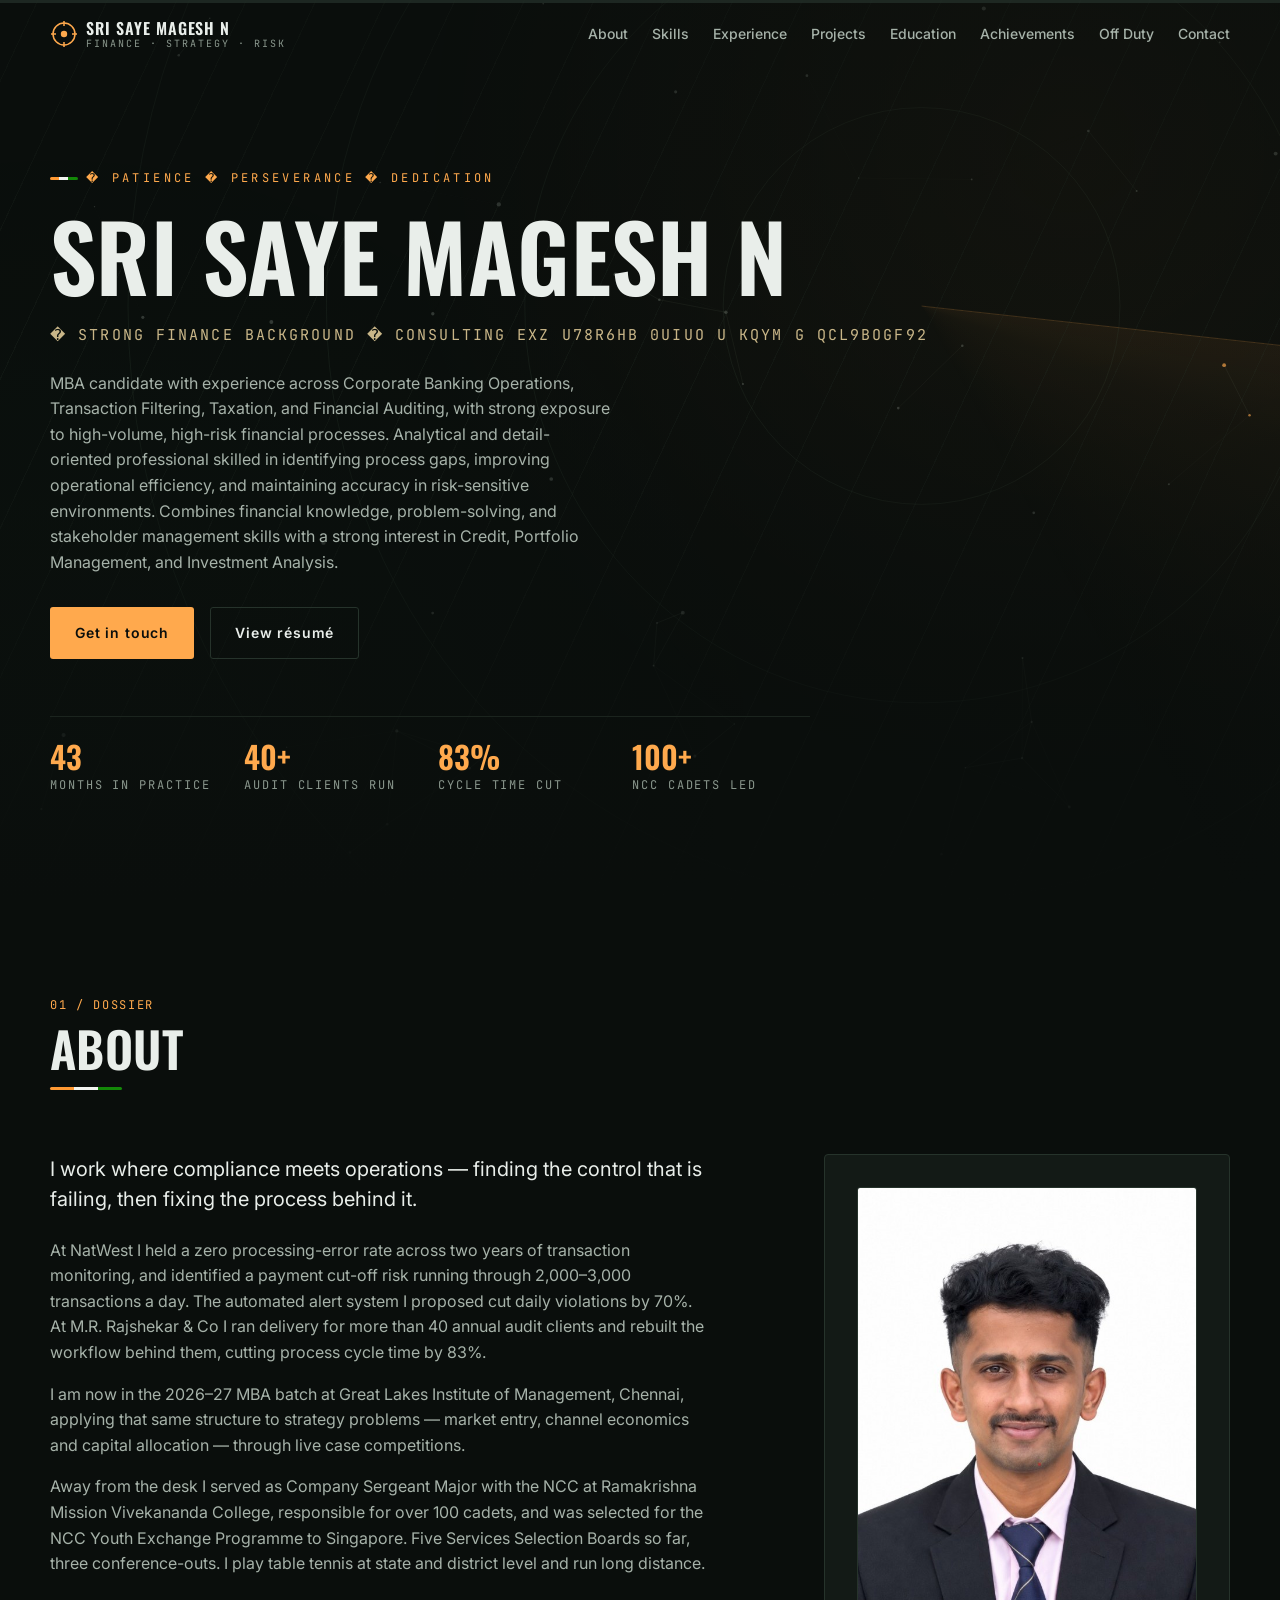
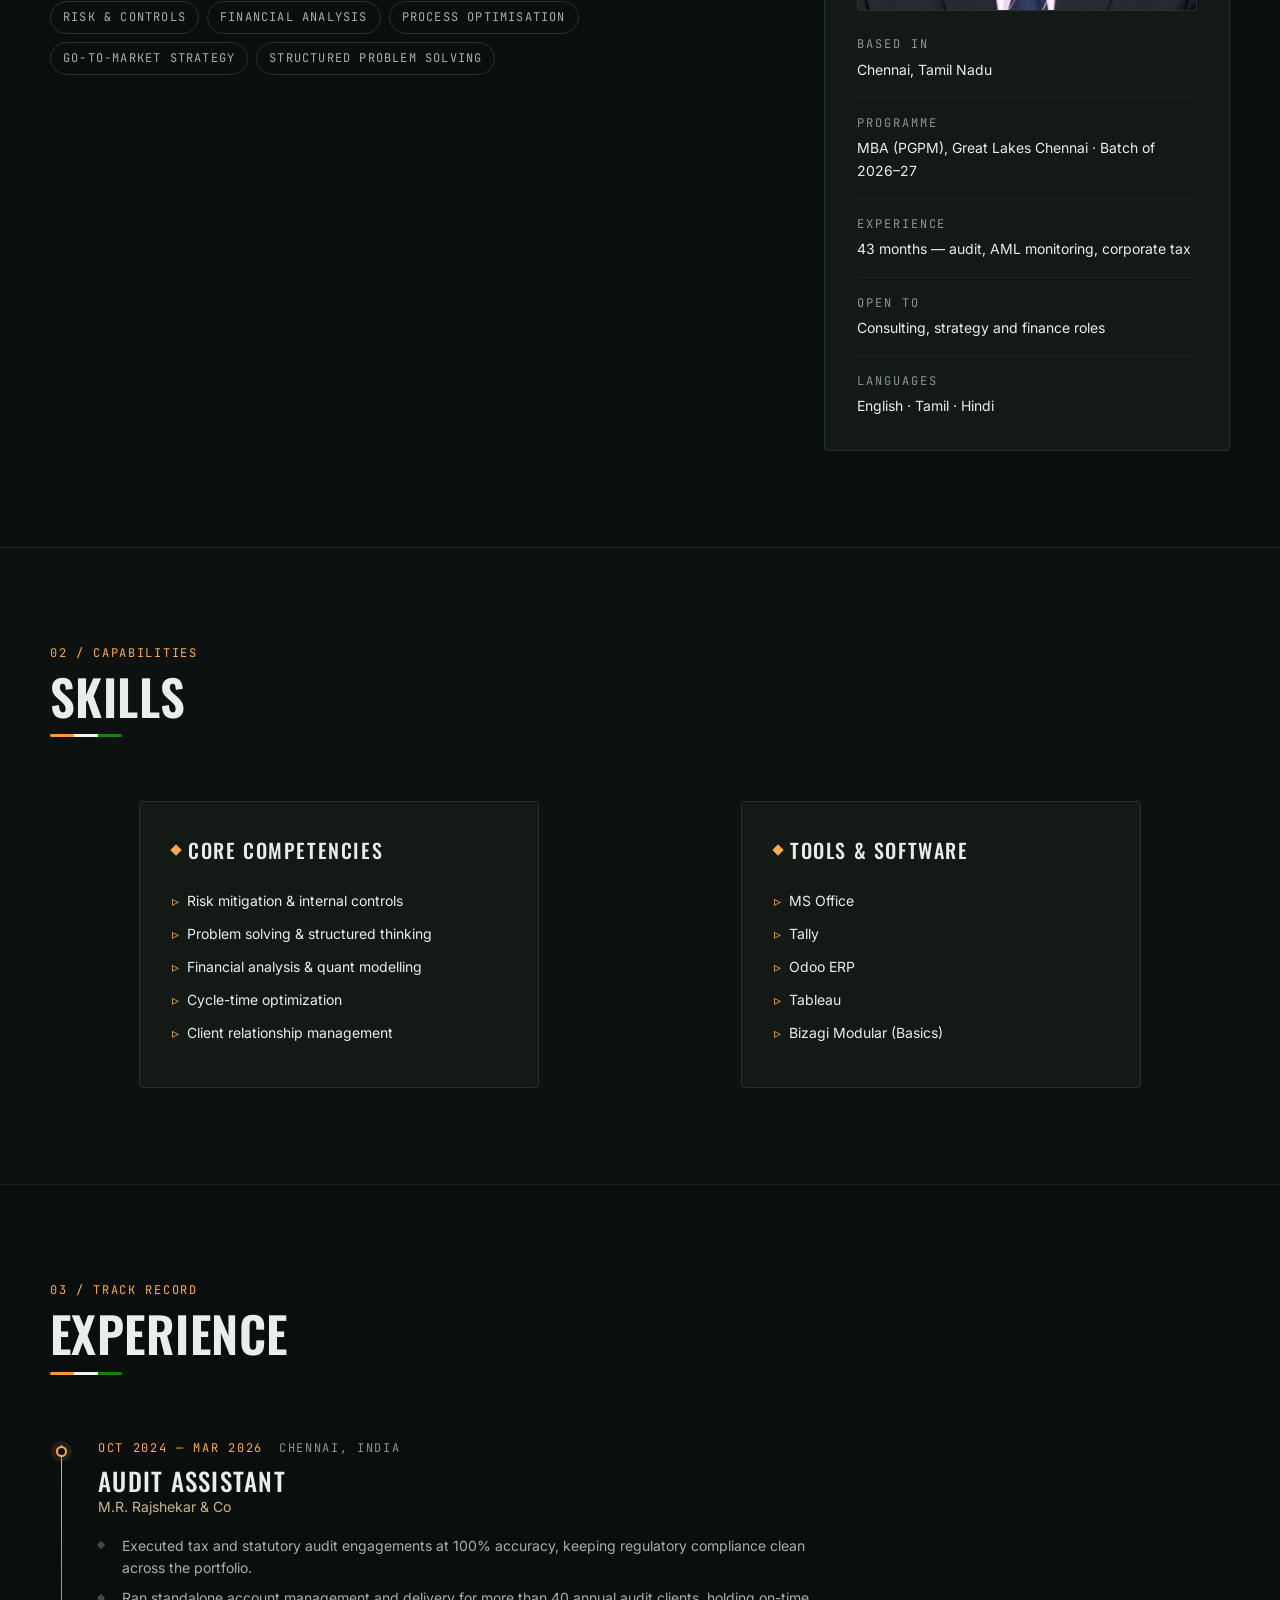
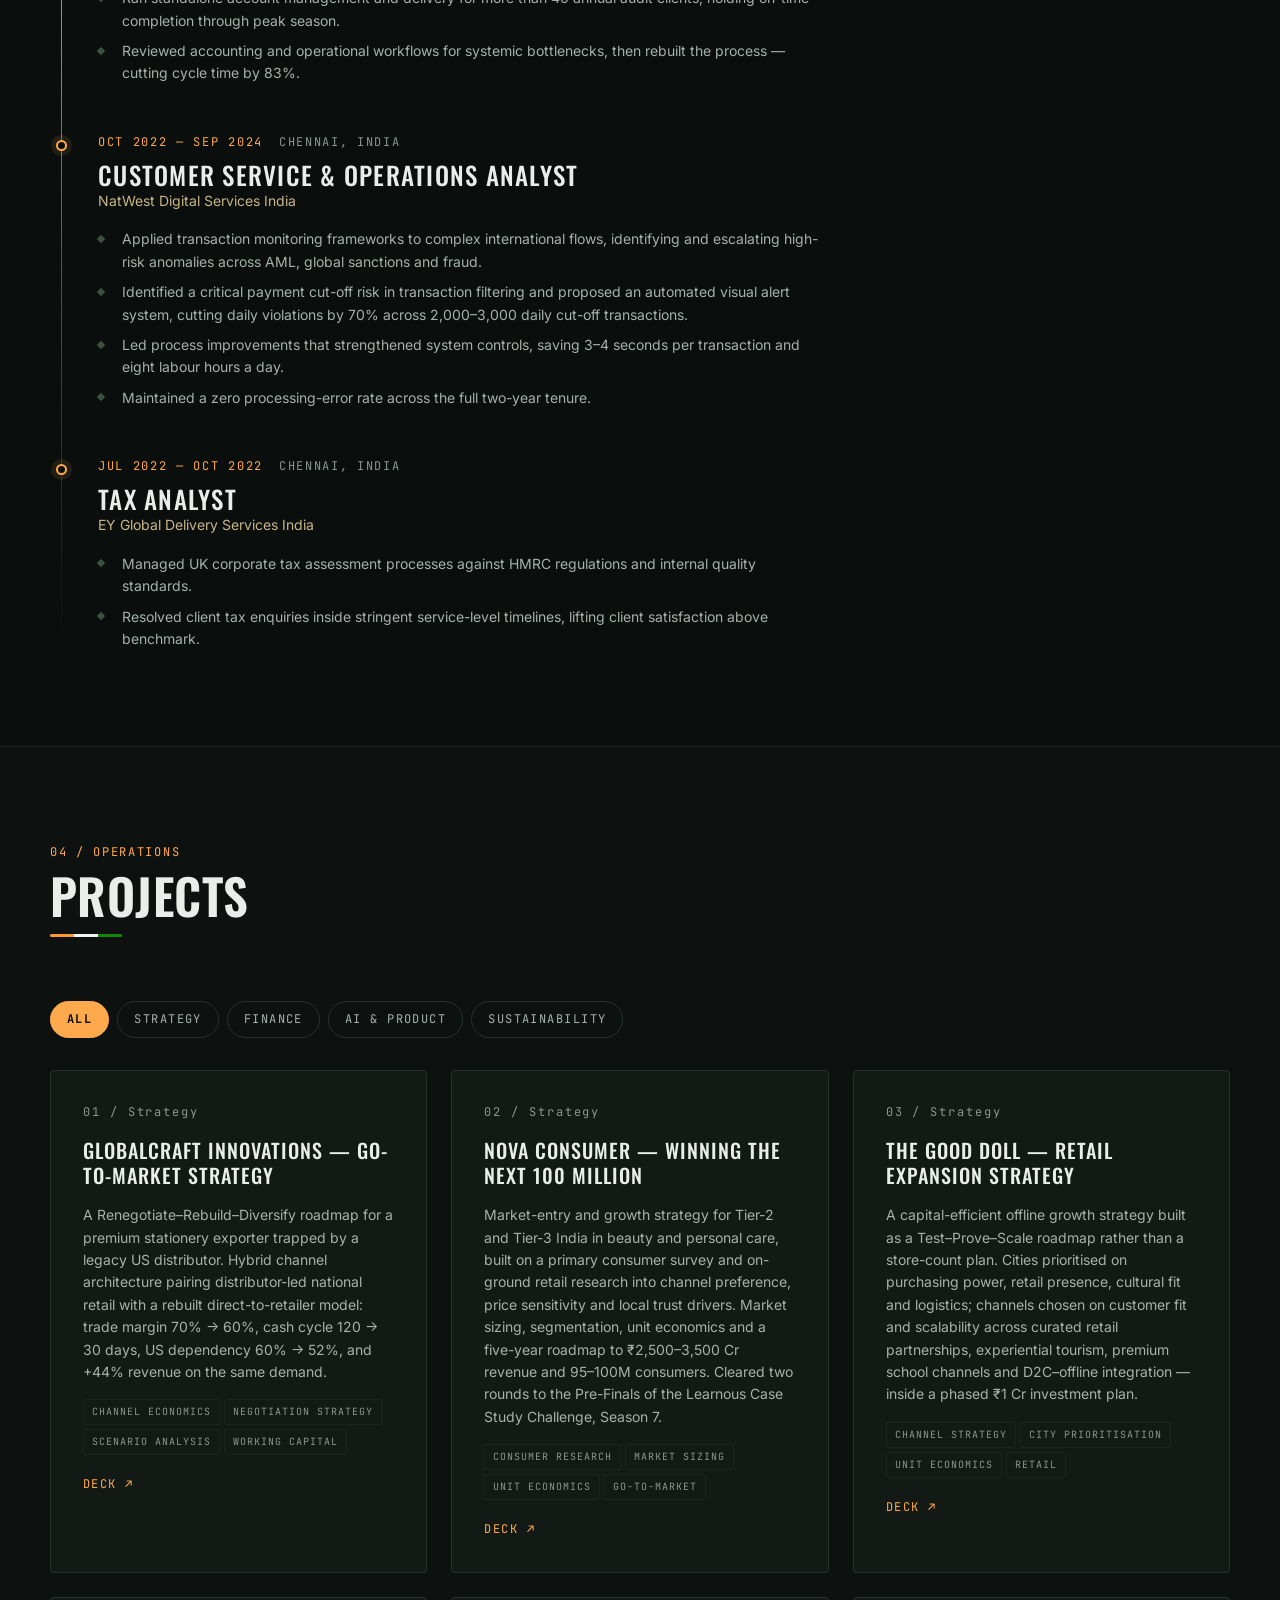
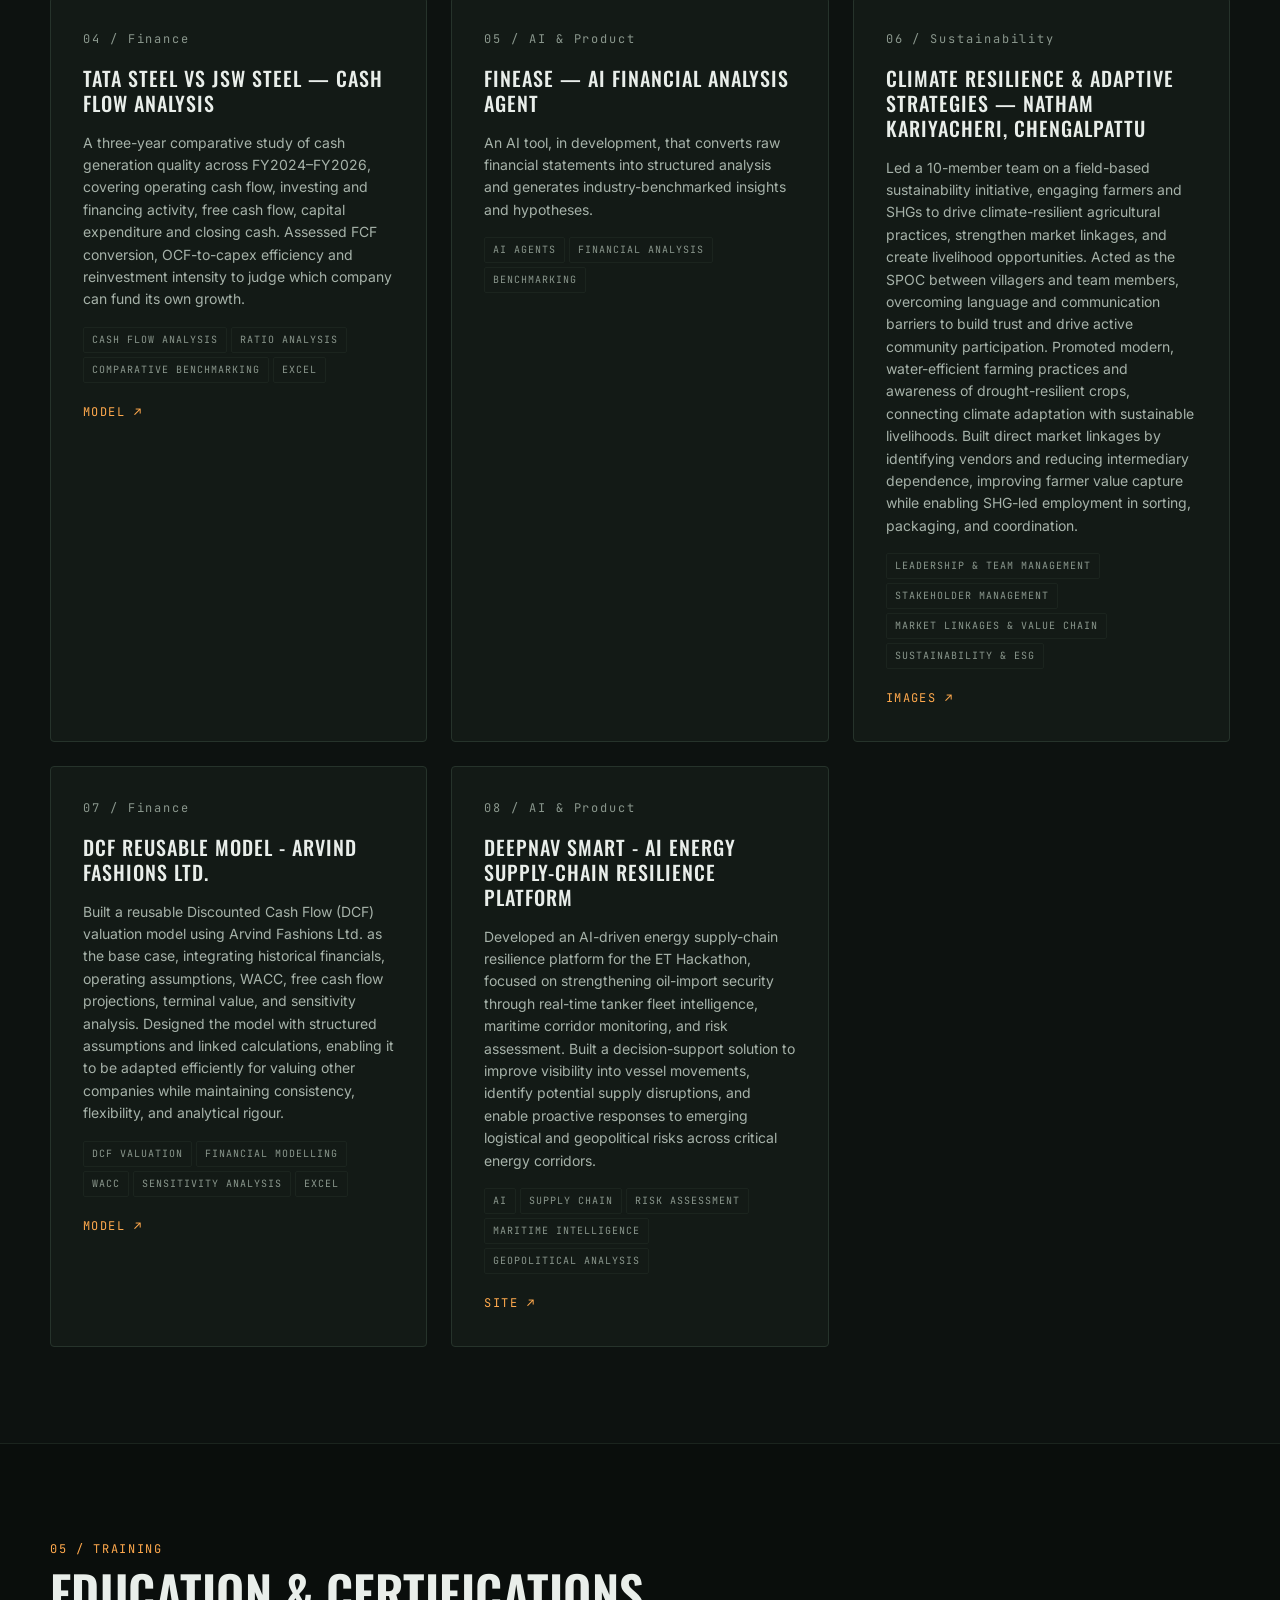
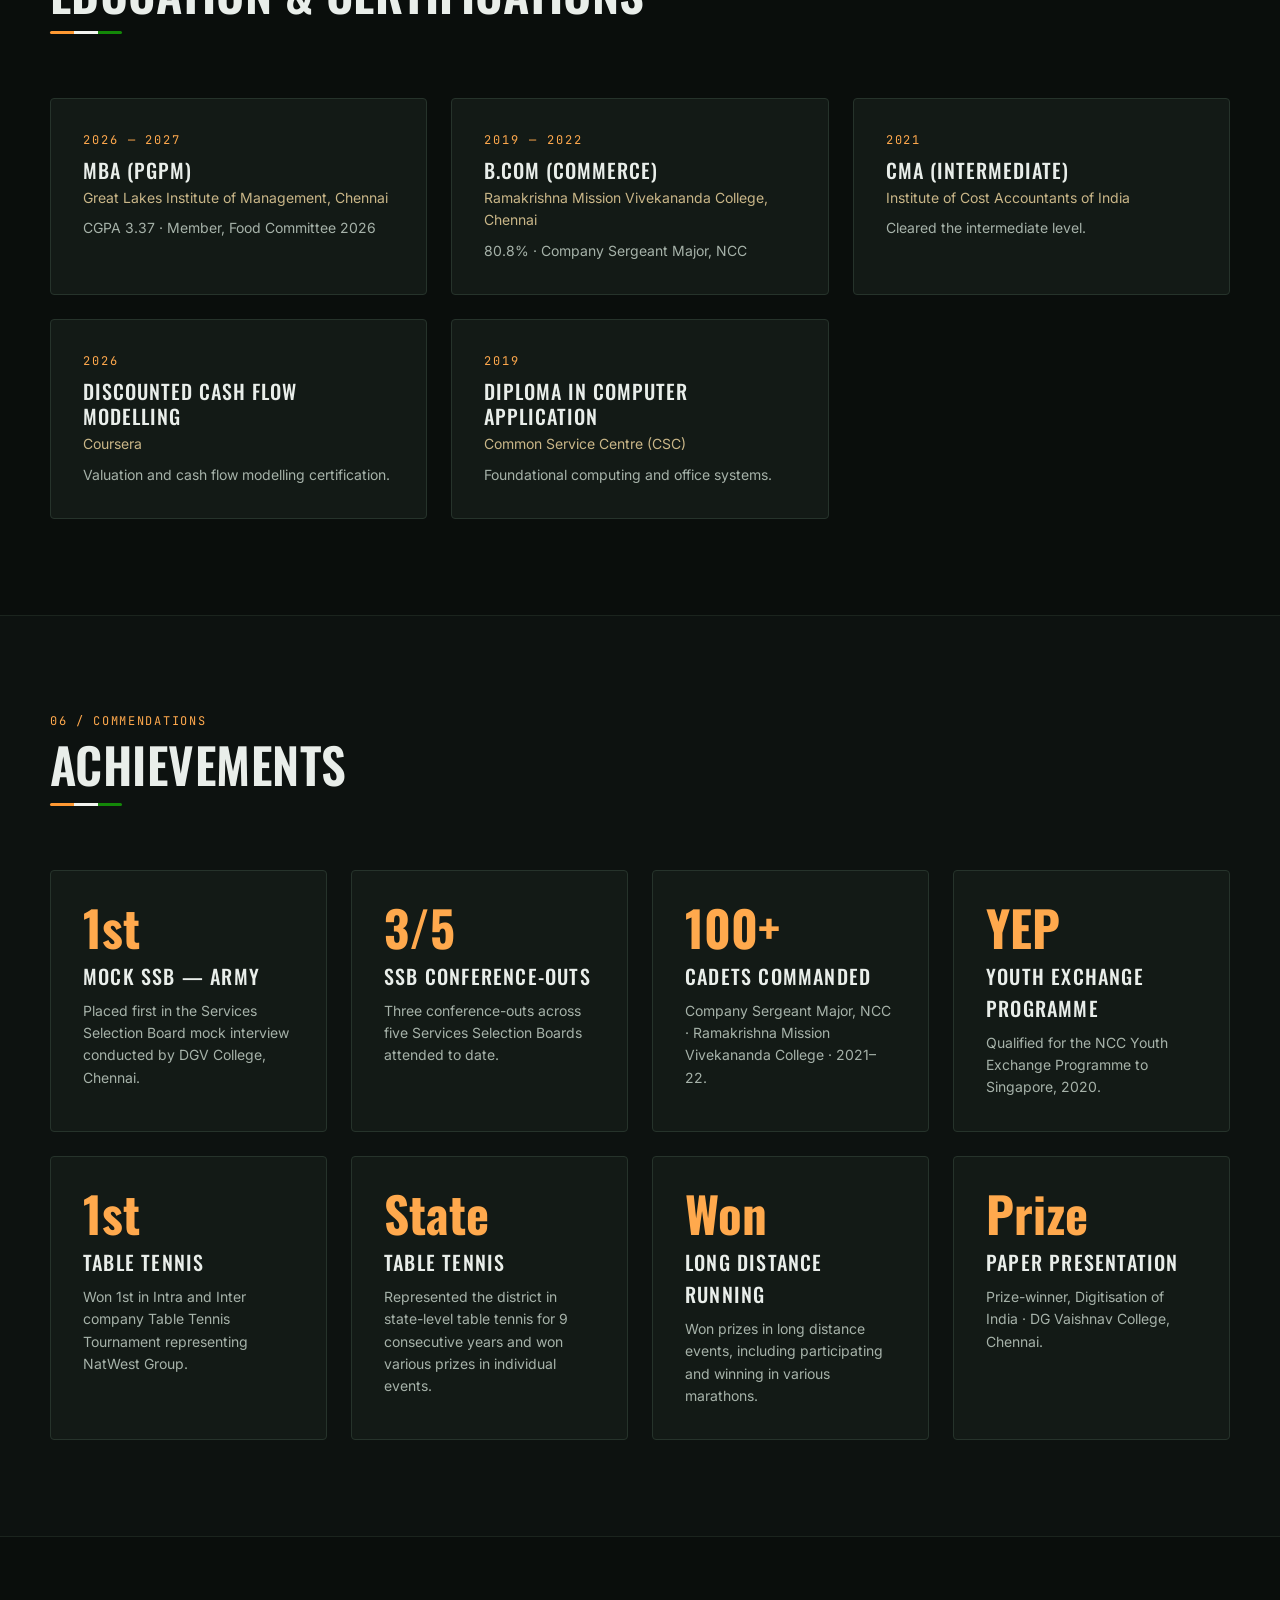
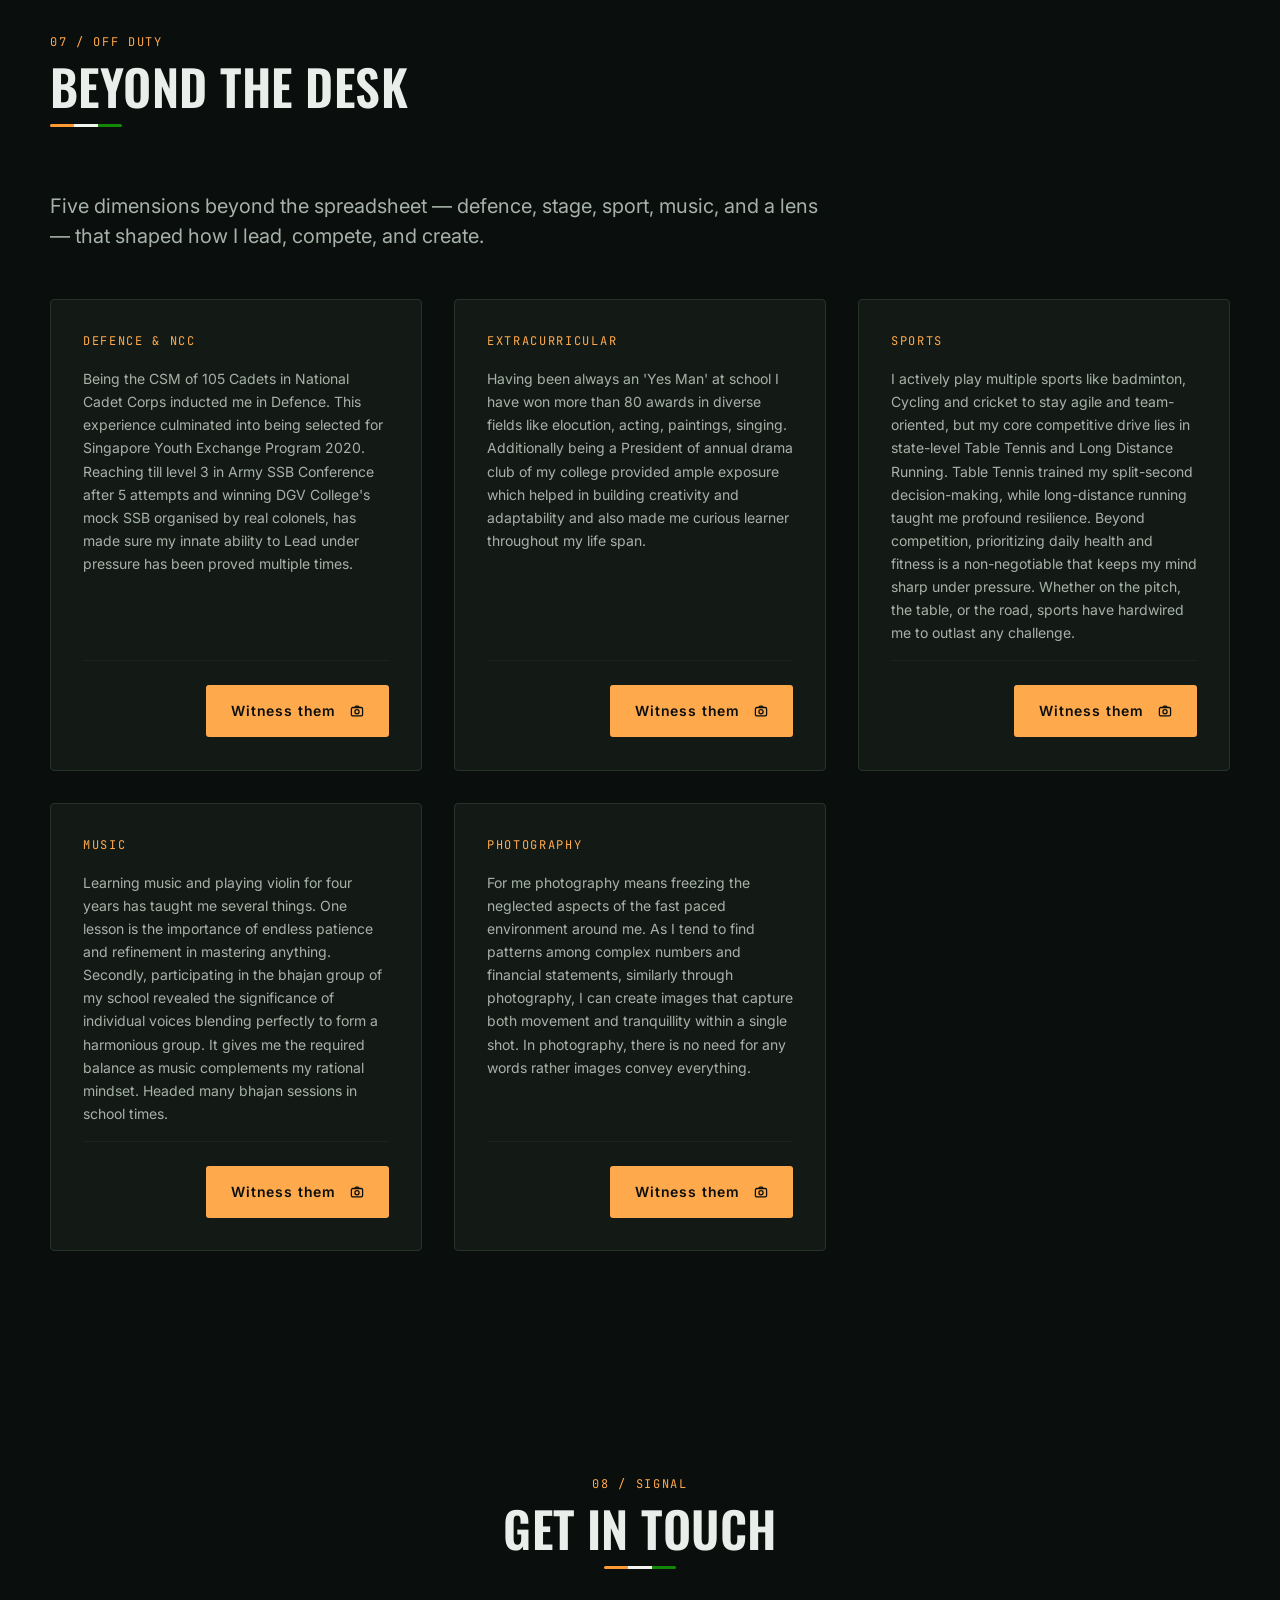
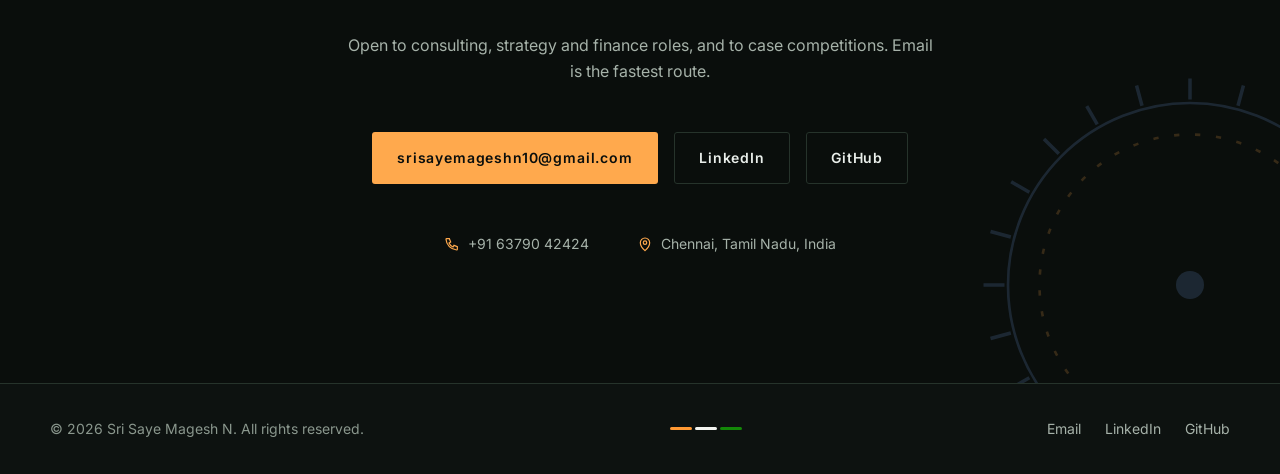
<file: index.html>
﻿<!doctype html>
<html lang="en-IN">
<head>
<meta charset="utf-8">
<meta name="viewport" content="width=device-width, initial-scale=1, viewport-fit=cover">
<title>Sri Saye Magesh N — Portfolio</title>
<meta name="description" content="Sri Saye Magesh N — MBA candidate at Great Lakes Chennai. Forty-three months in audit, AML transaction monitoring and corporate tax; strategy, risk and process optimisation.">
<meta name="theme-color" content="#0A0E0C">
<meta name="color-scheme" content="dark">
<meta property="og:type" content="website">
<meta property="og:title" content="Sri Saye Magesh N — Portfolio">
<meta property="og:description" content="MBA candidate · Finance &amp; Strategy · Risk &amp; Compliance. Chennai, India.">
<meta name="twitter:card" content="summary_large_image">
<link rel="icon" href="data:image/svg+xml,%3Csvg xmlns='http://www.w3.org/2000/svg' viewBox='0 0 32 32'%3E%3Crect width='32' height='32' rx='6' fill='%230A0E0C'/%3E%3Ccircle cx='16' cy='16' r='9' fill='none' stroke='%23FFA94D' stroke-width='2'/%3E%3Ccircle cx='16' cy='16' r='3' fill='%232E9E5B'/%3E%3C/svg%3E">
<link rel="preconnect" href="https://fonts.googleapis.com">
<link rel="preconnect" href="https://fonts.gstatic.com" crossorigin>
<link href="https://fonts.googleapis.com/css2?family=Oswald:wght@400;500;600;700&family=Inter:wght@400;500;600;700&family=JetBrains+Mono:wght@400;500;700&display=swap" rel="stylesheet">
<link rel="stylesheet" href="assets/css/styles.css">
</head>
<body>

<!-- ══ BOOT SEQUENCE ══ -->
<div class="boot" id="boot" role="status" aria-label="Loading">
  <div class="boot__inner">
    <svg class="boot__dial" viewBox="0 0 120 120" aria-hidden="true">
      <circle class="boot__ring" cx="60" cy="60" r="46"/>
      <circle class="boot__ring boot__ring--in" cx="60" cy="60" r="34"/>
      <g class="boot__ticks" id="bootTicks"></g>
      <circle class="boot__core" cx="60" cy="60" r="5"/>
    </svg>
    <p class="boot__label" id="bootLabel">INITIALISING</p>
    <div class="boot__bar"><span id="bootBar"></span></div>
  </div>
</div>

<!-- ══ CURSOR RETICLE ══ -->
<div class="reticle" id="reticle" aria-hidden="true">
  <span class="reticle__ring"></span>
  <span class="reticle__dot"></span>
</div>

<!-- ══ SCROLL PROGRESS (tricolour) ══ -->
<div class="railtrack" aria-hidden="true"><div class="railtrack__fill" id="railFill"></div></div>

<a class="skiplink" href="#main">Skip to content</a>

<!-- ══ NAVIGATION ══ -->
<header class="nav" id="nav">
  <div class="nav__wrap">
    <a class="brand" href="#home" aria-label="Home">
      <span class="brand__mark" aria-hidden="true">
        <svg viewBox="0 0 28 28"><circle cx="14" cy="14" r="11" fill="none" stroke="currentColor" stroke-width="1.5"/><circle cx="14" cy="14" r="3.2" fill="currentColor"/><path d="M14 1v5M14 22v5M1 14h5M22 14h5" stroke="currentColor" stroke-width="1.5"/></svg>
      </span>
      <span class="brand__text">
        <strong id="brandName">Sri Saye Magesh N</strong>
        <em class="mono" id="brandRole">Portfolio</em>
      </span>
    </a>

    <nav class="nav__links" id="navLinks" aria-label="Primary">
      <a href="#about">About</a>
      <a href="#skills">Skills</a>
      <a href="#experience">Experience</a>
      <a href="#projects">Projects</a>
      <a href="#education">Education</a>
      <a href="#achievements">Achievements</a>
      <a href="#offduty">Off Duty</a>
      <a href="#contact">Contact</a>
    </nav>

    <button class="burger" id="burger" aria-label="Open menu" aria-expanded="false" aria-controls="navLinks">
      <span></span><span></span><span></span>
    </button>
  </div>
</header>

<main id="main">

<!-- ══ 00 · HERO ══ -->
<section class="hero" id="home">
  <canvas class="hero__canvas" id="radar" aria-hidden="true"></canvas>
  <div class="hero__topo" aria-hidden="true"></div>
  <div class="hero__scrim" aria-hidden="true"></div>

  <div class="hero__inner wrap">
    <p class="kicker" data-parallax="0.18"><span class="kicker__tri" aria-hidden="true"></span><span id="heroKicker">Discipline · Precision · Country</span></p>
    <h1 class="hero__name" data-parallax="0.10"><span id="heroName">Sri Saye Magesh N</span></h1>
    <p class="hero__role" data-parallax="0.06"><span id="heroRole" data-scramble>Professional Title</span></p>
    <p class="hero__blurb" id="heroBlurb" data-parallax="0.04">One-line positioning statement goes here.</p>

    <div class="hero__cta" data-parallax="0.02">
      <a class="btn btn--solid magnet" href="#contact">Get in touch</a>
      <a class="btn btn--ghost magnet" id="heroResume" href="#" target="_blank" rel="noopener">View résumé</a>
    </div>

    <dl class="hero__stats" id="heroStats"></dl>
  </div>
</section>

<!-- ══ 01 · ABOUT ══ -->
<section class="section" id="about">
  <div class="wrap">
    <header class="shead reveal">
      <p class="shead__kick mono">01 / DOSSIER</p>
      <h2 class="shead__title">About</h2>
      <span class="shead__rule" aria-hidden="true"></span>
    </header>

    <div class="about">
      <div class="about__body reveal">
        <div id="aboutText"></div>
        <ul class="taglist" id="aboutTags"></ul>
      </div>

      <aside class="card card--hud about__card reveal" aria-label="Profile summary">
        <div class="hud__corner hud__corner--tl" aria-hidden="true"></div>
        <div class="hud__corner hud__corner--tr" aria-hidden="true"></div>
        <div class="hud__corner hud__corner--bl" aria-hidden="true"></div>
        <div class="hud__corner hud__corner--br" aria-hidden="true"></div>
        <div class="about__portrait" id="aboutPortrait">
          <span class="mono">PHOTO</span>
        </div>
        <dl class="datalist" id="aboutFacts"></dl>
      </aside>
    </div>
  </div>
</section>

<!-- ══ 02 · SKILLS ══ -->
<section class="section section--alt" id="skills">
  <div class="wrap">
    <header class="shead reveal">
      <p class="shead__kick mono">02 / CAPABILITIES</p>
      <h2 class="shead__title">Skills</h2>
      <span class="shead__rule" aria-hidden="true"></span>
    </header>
    <div class="skills" id="skillsGrid"></div>
  </div>
</section>

<!-- ══ 03 · EXPERIENCE ══ -->
<section class="section" id="experience">
  <div class="wrap">
    <header class="shead reveal">
      <p class="shead__kick mono">03 / TRACK RECORD</p>
      <h2 class="shead__title">Experience</h2>
      <span class="shead__rule" aria-hidden="true"></span>
    </header>
    <ol class="timeline" id="timeline"></ol>
  </div>
</section>

<!-- ══ 04 · PROJECTS ══ -->
<section class="section section--alt" id="projects">
  <div class="wrap">
    <header class="shead reveal">
      <p class="shead__kick mono">04 / OPERATIONS</p>
      <h2 class="shead__title">Projects</h2>
      <span class="shead__rule" aria-hidden="true"></span>
    </header>
    <div class="filters" id="projectFilters" role="group" aria-label="Filter projects"></div>
    <div class="projects" id="projectGrid"></div>
  </div>
</section>

<!-- ══ 05 · EDUCATION ══ -->
<section class="section" id="education">
  <div class="wrap">
    <header class="shead reveal">
      <p class="shead__kick mono">05 / TRAINING</p>
      <h2 class="shead__title">Education &amp; Certifications</h2>
      <span class="shead__rule" aria-hidden="true"></span>
    </header>
    <div class="edu" id="eduGrid"></div>
  </div>
</section>

<!-- ══ 06 · ACHIEVEMENTS ══ -->
<section class="section section--alt" id="achievements">
  <div class="wrap">
    <header class="shead reveal">
      <p class="shead__kick mono">06 / COMMENDATIONS</p>
      <h2 class="shead__title">Achievements</h2>
      <span class="shead__rule" aria-hidden="true"></span>
    </header>
    <div class="awards" id="awardGrid"></div>
  </div>
</section>

<!-- ══ 07 · OFF DUTY ══ -->
<section class="section" id="offduty">
  <div class="wrap">
    <header class="shead reveal">
      <p class="shead__kick mono">07 / OFF DUTY</p>
      <h2 class="shead__title">Beyond the desk</h2>
      <span class="shead__rule" aria-hidden="true"></span>
    </header>
    <p class="offduty__lede reveal" id="offdutyLede"></p>
    <!-- 5 individual flip cards rendered here by main.js -->
    <div class="strands-grid" id="strandsGrid"></div>
  </div>
</section>

<!-- ══ 08 · CONTACT ══ -->
<section class="section section--contact" id="contact">
  <div class="dial" aria-hidden="true">
    <svg viewBox="0 0 240 240" id="chakraDial">
      <circle cx="120" cy="120" r="104" class="dial__ring"/>
      <circle cx="120" cy="120" r="86" class="dial__ring dial__ring--thin"/>
      <g id="dialTicks"></g>
      <circle cx="120" cy="120" r="8" class="dial__core"/>
    </svg>
  </div>
  <div class="wrap">
    <header class="shead shead--center reveal">
      <p class="shead__kick mono">08 / SIGNAL</p>
      <h2 class="shead__title">Get in touch</h2>
      <span class="shead__rule" aria-hidden="true"></span>
    </header>
    <p class="contact__lede reveal" id="contactLede"></p>
    <div class="contact__actions reveal" id="contactActions"></div>
    <ul class="contact__meta reveal" id="contactMeta"></ul>
  </div>
</section>

</main>

<footer class="foot">
  <div class="wrap foot__wrap">
    <p class="foot__copy">© <span id="year"></span> <span id="footName">Sri Saye Magesh N</span>. All rights reserved.</p>
    <p class="foot__tri" aria-hidden="true"><span></span><span></span><span></span></p>
    <ul class="foot__links" id="footLinks"></ul>
  </div>
</footer>

<button class="totop" id="toTop" aria-label="Back to top">
  <svg viewBox="0 0 24 24" aria-hidden="true"><path d="M12 19V5M5 12l7-7 7 7" fill="none" stroke="currentColor" stroke-width="2" stroke-linecap="round" stroke-linejoin="round"/></svg>
</button>

<div class="draftchip mono" id="draftChip" hidden>DRAFT BUILD · CONTENT PENDING</div>

<div class="lightbox" id="lightbox" role="dialog" aria-modal="true" aria-label="Photo viewer" hidden>
  <button class="lightbox__btn lightbox__close" id="lbClose" aria-label="Close viewer">&times;</button>
  <button class="lightbox__btn lightbox__prev"  id="lbPrev"  aria-label="Previous photo">&#8249;</button>
  <figure class="lightbox__fig">
    <img id="lbImg" alt="">
    <figcaption class="mono" id="lbCap"></figcaption>
  </figure>
  <button class="lightbox__btn lightbox__next"  id="lbNext"  aria-label="Next photo">&#8250;</button>
</div>

<script src="assets/js/content.js"></script>
<script src="assets/js/main.js"></script>
</body>
</html>
</file>
<file: assets/css/styles.css>
/* ==========================================================================
   Sai Magesh Nagarajan — Portfolio
   Theme: disciplined military-institutional, Indian tricolour as signal only.
   Base grid: 8px · Type scale: 1.25 · Contrast: WCAG AA on all text.
   ========================================================================== */

/* ── 1. TOKENS ─────────────────────────────────────────────────────────── */
:root{
  /* Surface */
  --night:      #0A0E0C;
  --night-2:    #0D1210;
  --surface:    #131A16;
  --surface-2:  #18211B;
  --rule:       #26332B;
  --rule-soft:  #1B241E;

  /* Ink */
  --ink:        #E9EEEA;
  --ink-muted:  #A6B2A9;
  --ink-faint:  #8A978D;

  /* Accent — saffron is THE accent. Green + chakra blue are signals only. */
  --saffron:    #FFA94D;
  --saffron-dk: #E08A2B;
  --green:      #35A866;
  --chakra:     #6E9BE0;
  --sand:       #C9B688;
  --olive:      #3D4F3F;

  /* Effects */
  --glow:       0 0 0 1px rgba(255,169,77,.24), 0 12px 40px -12px rgba(255,169,77,.30);
  --lift:       0 18px 48px -24px rgba(0,0,0,.9);

  /* Type */
  --display: "Oswald", "Haettenschweiler", "Arial Narrow", sans-serif;
  --body:    "Inter", "Helvetica Neue", Arial, sans-serif;
  --mono:    "JetBrains Mono", "SF Mono", Menlo, monospace;

  --t-12: .75rem;  --t-14: .875rem; --t-16: 1rem;    --t-20: 1.25rem;
  --t-25: 1.5625rem; --t-31: 1.9375rem; --t-39: 2.4375rem; --t-49: 3.0625rem;

  /* Space — 8pt grid */
  --s-1: 4px;  --s-2: 8px;  --s-3: 16px; --s-4: 24px;
  --s-5: 32px; --s-6: 48px; --s-7: 64px; --s-8: 96px; --s-9: 128px;

  --wrap: 1180px;
  --ease: cubic-bezier(.22,.8,.28,1);
}

/* ── 2. RESET & BASE ───────────────────────────────────────────────────── */
*,*::before,*::after{ box-sizing:border-box; }
html{ scroll-behavior:smooth; -webkit-text-size-adjust:100%; }
body{
  margin:0;
  background:var(--night);
  color:var(--ink);
  font:400 var(--t-16)/1.6 var(--body);
  -webkit-font-smoothing:antialiased;
  overflow-x:hidden;
}
img{ max-width:100%; display:block; }
ul,ol,dl,dd{ margin:0; padding:0; list-style:none; }
h1,h2,h3,h4,p,figure{ margin:0; }
a{ color:inherit; text-decoration:none; }
button{ font:inherit; color:inherit; background:none; border:0; cursor:pointer; }

:focus-visible{
  outline:2px solid var(--saffron);
  outline-offset:3px;
  border-radius:2px;
}

::selection{ background:var(--saffron); color:#0A0E0C; }

.mono{ font-family:var(--mono); font-size:var(--t-12); letter-spacing:.14em; text-transform:uppercase; }
.wrap{ width:min(100% - var(--s-5), var(--wrap)); margin-inline:auto; }

.skiplink{
  position:fixed; top:var(--s-2); left:var(--s-2); z-index:1000;
  padding:var(--s-2) var(--s-3); background:var(--saffron); color:#0A0E0C;
  font-weight:600; border-radius:4px; transform:translateY(-200%);
  transition:transform .2s var(--ease);
}
.skiplink:focus{ transform:none; }

/* ── 3. BOOT SEQUENCE ──────────────────────────────────────────────────── */
.boot{
  position:fixed; inset:0; z-index:900;
  display:grid; place-items:center;
  background:var(--night);
  transition:opacity .5s var(--ease), visibility .5s;
}
.boot[data-done]{ opacity:0; visibility:hidden; pointer-events:none; }
.boot__inner{ display:grid; justify-items:center; gap:var(--s-4); width:min(90vw,320px); }
.boot__dial{ width:120px; height:120px; animation:spin 9s linear infinite; }
.boot__ring{ fill:none; stroke:var(--rule); stroke-width:1; }
.boot__ring--in{ stroke:var(--olive); stroke-dasharray:6 10; }
.boot__ticks line{ stroke:var(--saffron); stroke-width:1.5; opacity:.55; }
.boot__core{ fill:var(--saffron); }
.boot__label{ font-family:var(--mono); font-size:var(--t-12); letter-spacing:.3em; color:var(--ink-muted); text-transform:uppercase; }
.boot__bar{ width:100%; height:2px; background:var(--rule); overflow:hidden; border-radius:2px; }
.boot__bar span{
  display:block; height:100%; width:0;
  background:linear-gradient(90deg,#FF9933 0%,#FF9933 33%,#E9EEEA 33%,#E9EEEA 66%,#138808 66%,#138808 100%);
  transition:width .18s linear;
}
@keyframes spin{ to{ transform:rotate(360deg); } }

/* ── 4. CURSOR RETICLE ─────────────────────────────────────────────────── */
.reticle{ position:fixed; top:0; left:0; z-index:950; pointer-events:none; opacity:0; transition:opacity .3s; }
.reticle.is-on{ opacity:1; }
.reticle__ring,.reticle__dot{ position:absolute; border-radius:50%; transform:translate(-50%,-50%); }
.reticle__ring{
  width:34px; height:34px; border:1px solid var(--saffron);
  transition:width .25s var(--ease), height .25s var(--ease), background-color .25s, border-color .25s;
}
.reticle__dot{ width:4px; height:4px; background:var(--saffron); }
.reticle.is-hot .reticle__ring{ width:56px; height:56px; background:rgba(255,169,77,.10); }
@media (hover:none),(pointer:coarse){ .reticle{ display:none; } }

/* ── 5. SCROLL RAIL ────────────────────────────────────────────────────── */
.railtrack{ position:fixed; inset:0 0 auto; height:3px; z-index:120; background:rgba(38,51,43,.7); }
.railtrack__fill{
  height:100%; width:0;
  background:linear-gradient(90deg,#FF9933 0%,#FF9933 34%,#F2F4F0 34%,#F2F4F0 66%,#138808 66%,#138808 100%);
  background-size:100vw 100%;
}

/* ── 6. NAVIGATION ─────────────────────────────────────────────────────── */
.nav{
  position:fixed; inset:3px 0 auto; z-index:110;
  transition:background-color .35s var(--ease), border-color .35s, backdrop-filter .35s;
  border-bottom:1px solid transparent;
}
.nav.is-stuck{
  background:rgba(10,14,12,.82);
  backdrop-filter:blur(14px) saturate(140%);
  border-bottom-color:var(--rule);
}
.nav__wrap{
  width:min(100% - var(--s-5), var(--wrap)); margin-inline:auto;
  display:flex; align-items:center; justify-content:space-between; gap:var(--s-4);
  padding-block:var(--s-3);
}
.brand{ display:flex; align-items:center; gap:var(--s-2); }
.brand__mark{ width:28px; height:28px; color:var(--saffron); flex:none; }
.brand__mark svg{ width:100%; height:100%; animation:spin 24s linear infinite; }
.brand__text{ display:grid; line-height:1.15; }
.brand__text strong{ font:600 var(--t-16)/1.2 var(--display); letter-spacing:.06em; text-transform:uppercase; }
.brand__text em{ font-style:normal; color:var(--ink-faint); font-size:10px; letter-spacing:.2em; }

.nav__links{ display:flex; gap:var(--s-4); align-items:center; }
.nav__links a{
  position:relative; font-size:var(--t-14); font-weight:500; color:var(--ink-muted);
  padding-block:var(--s-1); transition:color .25s;
}
.nav__links a::after{
  content:""; position:absolute; left:0; bottom:-2px; height:2px; width:100%;
  background:var(--saffron); transform:scaleX(0); transform-origin:left;
  transition:transform .3s var(--ease);
}
.nav__links a:hover,.nav__links a.is-active{ color:var(--ink); }
.nav__links a:hover::after,.nav__links a.is-active::after{ transform:scaleX(1); }

.burger{ display:none; width:40px; height:40px; align-items:center; justify-content:center; flex-direction:column; gap:5px; }
.burger span{ display:block; width:22px; height:2px; background:var(--ink); transition:transform .3s var(--ease), opacity .2s; }
.burger[aria-expanded="true"] span:nth-child(1){ transform:translateY(7px) rotate(45deg); }
.burger[aria-expanded="true"] span:nth-child(2){ opacity:0; }
.burger[aria-expanded="true"] span:nth-child(3){ transform:translateY(-7px) rotate(-45deg); }

/* ── 7. HERO ───────────────────────────────────────────────────────────── */
.hero{
  position:relative; min-height:100svh;
  display:grid; align-items:center;
  padding-block:var(--s-9) var(--s-7);
  isolation:isolate; overflow:hidden;
}
.hero__canvas{ position:absolute; inset:0; width:100%; height:100%; z-index:-3; }
.hero__topo{
  position:absolute; inset:-10%; z-index:-2; opacity:.5;
  background-image:
    repeating-linear-gradient(115deg, transparent 0 62px, rgba(61,79,63,.30) 62px 63px),
    radial-gradient(circle at 78% 22%, rgba(255,169,77,.10), transparent 46%),
    radial-gradient(circle at 12% 84%, rgba(53,168,102,.07), transparent 44%);
}
.hero__scrim{
  position:absolute; inset:0; z-index:-1;
  background:linear-gradient(180deg, rgba(10,14,12,.55) 0%, rgba(10,14,12,.20) 40%, var(--night) 100%);
}
.hero__inner{ display:grid; justify-items:start; gap:var(--s-4); }

.kicker{
  display:inline-flex; align-items:center; gap:var(--s-2);
  font-family:var(--mono); font-size:var(--t-12); letter-spacing:.28em;
  text-transform:uppercase; color:var(--saffron);
}
.kicker__tri{
  width:28px; height:3px; border-radius:2px;
  background:linear-gradient(90deg,#FF9933 0 33%, #F2F4F0 33% 66%, #138808 66% 100%);
}

.hero__name{
  font-family:var(--display); font-weight:600; line-height:.94;
  font-size:clamp(2.75rem, 8.4vw, 5.75rem);
  letter-spacing:.005em; text-transform:uppercase;
  max-width:16ch;
}
.hero__name .ch{ display:inline-block; }
.hero__role{
  font-family:var(--mono); font-size:clamp(10px, 1.25vw, 15px);
  letter-spacing:.14em; text-transform:uppercase; color:var(--sand);
  white-space:nowrap;
}
@media (max-width: 850px) {
  .hero__role { white-space:normal; line-height:1.6; }
}
.hero__blurb{ max-width:56ch; color:var(--ink-muted); font-size:var(--t-16); }

.hero__cta{ display:flex; flex-wrap:wrap; gap:var(--s-3); margin-top:var(--s-2); }

.btn{
  display:inline-flex; align-items:center; gap:var(--s-2);
  padding:14px var(--s-4); border-radius:3px;
  font-weight:600; font-size:var(--t-14); letter-spacing:.06em;
  border:1px solid transparent; transition:transform .25s var(--ease), background-color .25s, color .25s, border-color .25s, box-shadow .25s;
  will-change:transform;
}
.btn--solid{ background:var(--saffron); color:#0A0E0C; }
.btn--solid:hover{ background:#FFC07A; box-shadow:var(--glow); }
.btn--ghost{ border-color:var(--rule); color:var(--ink); }
.btn--ghost:hover{ border-color:var(--saffron); color:var(--saffron); }

.hero__stats{
  display:grid; grid-template-columns:repeat(auto-fit,minmax(150px,1fr));
  gap:var(--s-3); width:100%; max-width:760px; margin-top:var(--s-5);
  border-top:1px solid var(--rule-soft); padding-top:var(--s-4);
}
.hero__stats div{ display:flex; flex-direction:column-reverse; gap:var(--s-1); }
.hero__stats dt{ font-family:var(--mono); font-size:var(--t-12); letter-spacing:.16em; text-transform:uppercase; color:var(--ink-faint); }
.hero__stats dd{ font-family:var(--display); font-size:var(--t-31); font-weight:600; line-height:1; color:var(--saffron); }

.hero__scroll{
  position:absolute; left:50%; bottom:var(--s-4); transform:translateX(-50%);
  display:grid; justify-items:center; gap:var(--s-2); color:var(--ink-faint);
  transition:color .25s;
}
.hero__scroll:hover{ color:var(--saffron); }
.hero__scrollline{ width:1px; height:44px; background:linear-gradient(var(--saffron), transparent); }

/* ── 8. SECTION SHELL ──────────────────────────────────────────────────── */
.section{ position:relative; padding-block:var(--s-8); }
.section--alt{ background:var(--night-2); border-block:1px solid var(--rule-soft); }

.shead{ display:grid; gap:var(--s-2); margin-bottom:var(--s-7); }
.shead--center{ justify-items:center; text-align:center; }
.shead__kick{ color:var(--saffron); }
.shead__title{
  font-family:var(--display); font-weight:600; text-transform:uppercase;
  font-size:clamp(var(--t-31), 5vw, var(--t-49)); line-height:1.05; letter-spacing:.01em;
}
.shead__rule{
  width:72px; height:3px; border-radius:2px; margin-top:var(--s-1);
  background:linear-gradient(90deg,#FF9933 0 33%, #F2F4F0 33% 66%, #138808 66% 100%);
}

/* Reveal-on-scroll */
.reveal{ opacity:0; transform:translateY(26px); transition:opacity .7s var(--ease), transform .7s var(--ease); }
.reveal.is-in{ opacity:1; transform:none; }

/* Card + HUD brackets */
.card{
  position:relative; background:var(--surface); border:1px solid var(--rule);
  border-radius:4px; padding:var(--s-5);
  transition:border-color .3s, transform .3s var(--ease), box-shadow .3s;
}
.card:hover{ border-color:var(--olive); transform:translateY(-4px); box-shadow:var(--lift); }
.hud__corner{ position:absolute; width:14px; height:14px; border:2px solid var(--saffron); opacity:0; transition:opacity .3s; }
.hud__corner--tl{ top:-1px; left:-1px; border-right:0; border-bottom:0; }
.hud__corner--tr{ top:-1px; right:-1px; border-left:0; border-bottom:0; }
.hud__corner--bl{ bottom:-1px; left:-1px; border-right:0; border-top:0; }
.hud__corner--br{ bottom:-1px; right:-1px; border-left:0; border-top:0; }
.card--hud:hover .hud__corner{ opacity:1; }

/* ── 9. ABOUT ──────────────────────────────────────────────────────────── */
.about{ display:grid; grid-template-columns:1.4fr .8fr; gap:var(--s-7); align-items:start; }
.about__body p{ color:var(--ink-muted); margin-bottom:var(--s-3); max-width:66ch; }
.about__body p:first-child{ color:var(--ink); font-size:var(--t-20); line-height:1.5; margin-bottom:var(--s-4); }

.taglist{ display:flex; flex-wrap:wrap; gap:var(--s-2); margin-top:var(--s-4); }
.taglist li{
  font-family:var(--mono); font-size:var(--t-12); letter-spacing:.1em; text-transform:uppercase;
  padding:6px 12px; border:1px solid var(--rule); border-radius:999px; color:var(--ink-muted);
  transition:border-color .25s, color .25s;
}
.taglist li:hover{ border-color:var(--saffron); color:var(--saffron); }

.about__portrait{
  aspect-ratio:4/5; display:grid; place-items:center; margin-bottom:var(--s-4);
  border:1px dashed var(--rule); border-radius:3px; color:var(--ink-faint);
  background:
    repeating-linear-gradient(45deg, rgba(38,51,43,.32) 0 10px, transparent 10px 20px),
    var(--surface-2);
  background-size:cover; background-position:center;
  overflow:hidden;
}
.about__portrait.has-img{ border-style:solid; }
.about__portrait.has-img span{ display:none; }

.datalist{ display:grid; gap:var(--s-3); }
.datalist > div{ display:grid; gap:var(--s-1); padding-bottom:var(--s-3); border-bottom:1px solid var(--rule-soft); }
.datalist > div:last-child{ border-bottom:0; padding-bottom:0; }
.datalist dt{ font-family:var(--mono); font-size:var(--t-12); letter-spacing:.16em; text-transform:uppercase; color:var(--ink-faint); }
.datalist dd{ font-size:var(--t-14); color:var(--ink); }

/* ── 10. SKILLS ────────────────────────────────────────────────────────── */
.skills{ display:grid; grid-template-columns:repeat(auto-fit,minmax(300px,1fr)); gap:var(--s-4); }
.skillcard h3{
  font-family:var(--display); font-weight:500; text-transform:uppercase; letter-spacing:.08em;
  font-size:var(--t-20); margin-bottom:var(--s-4);
  display:flex; align-items:center; gap:var(--s-2);
}
.skillcard h3::before{ content:""; width:8px; height:8px; background:var(--saffron); transform:rotate(45deg); flex:none; }
.meter{ display:grid; gap:var(--s-2); margin-bottom:var(--s-4); }
.meter:last-child{ margin-bottom:0; }
.meter__top{ display:flex; justify-content:space-between; align-items:baseline; gap:var(--s-2); }
.meter__name{ font-size:var(--t-14); color:var(--ink); }
.meter__val{ font-family:var(--mono); font-size:var(--t-12); color:var(--ink-faint); letter-spacing:.1em; }
.meter__track{ height:6px; background:var(--surface-2); border:1px solid var(--rule-soft); border-radius:3px; overflow:hidden; }
.meter__fill{
  height:100%; width:0; border-radius:3px;
  background:linear-gradient(90deg, var(--saffron-dk), var(--saffron));
  transition:width 1.1s var(--ease);
}

/* ── 11. TIMELINE ──────────────────────────────────────────────────────── */
.timeline{ position:relative; display:grid; gap:var(--s-6); padding-left:var(--s-6); }
.timeline::before{
  content:""; position:absolute; left:11px; top:6px; bottom:6px; width:1px;
  background:linear-gradient(var(--saffron), var(--olive) 60%, transparent);
}
.tl{ position:relative; }
.tl::before{
  content:""; position:absolute; left:calc(var(--s-6) * -1 + 6px); top:7px;
  width:11px; height:11px; border-radius:50%;
  background:var(--night); border:2px solid var(--saffron);
  box-shadow:0 0 0 5px rgba(255,169,77,.10);
}
.tl__meta{ display:flex; flex-wrap:wrap; gap:var(--s-2) var(--s-3); align-items:center; margin-bottom:var(--s-2); }
.tl__period{ font-family:var(--mono); font-size:var(--t-12); letter-spacing:.14em; text-transform:uppercase; color:var(--saffron); }
.tl__place{ font-family:var(--mono); font-size:var(--t-12); letter-spacing:.14em; text-transform:uppercase; color:var(--ink-faint); }
.tl__role{ font-family:var(--display); font-weight:500; text-transform:uppercase; letter-spacing:.05em; font-size:var(--t-25); line-height:1.2; }
.tl__org{ color:var(--sand); font-size:var(--t-14); margin-bottom:var(--s-3); }
.tl__points{ display:grid; gap:var(--s-2); max-width:72ch; }
.tl__points li{ position:relative; padding-left:var(--s-4); color:var(--ink-muted); font-size:var(--t-14); }
.tl__points li::before{
  content:""; position:absolute; left:0; top:.55em; width:6px; height:6px;
  background:var(--olive); transform:rotate(45deg);
}

/* ── 12. PROJECTS ──────────────────────────────────────────────────────── */
.filters{ display:flex; flex-wrap:wrap; gap:var(--s-2); margin-bottom:var(--s-5); }
.chip{
  font-family:var(--mono); font-size:var(--t-12); letter-spacing:.12em; text-transform:uppercase;
  padding:8px 16px; border:1px solid var(--rule); border-radius:999px; color:var(--ink-muted);
  transition:border-color .25s, color .25s, background-color .25s;
}
.chip:hover{ border-color:var(--olive); color:var(--ink); }
.chip.is-on{ background:var(--saffron); border-color:var(--saffron); color:#0A0E0C; font-weight:700; }

.projects{ display:grid; grid-template-columns:repeat(auto-fill,minmax(320px,1fr)); gap:var(--s-4); }
.proj{ display:grid; gap:var(--s-3); align-content:start; }
.proj[hidden]{ display:none; }
.proj__idx{ font-family:var(--mono); font-size:var(--t-12); letter-spacing:.16em; color:var(--ink-faint); }
.proj__title{ font-family:var(--display); font-weight:500; text-transform:uppercase; letter-spacing:.05em; font-size:var(--t-20); line-height:1.25; }
.proj__desc{ color:var(--ink-muted); font-size:var(--t-14); }
.proj__stack{ display:flex; flex-wrap:wrap; gap:var(--s-1); }
.proj__stack span{
  font-family:var(--mono); font-size:10px; letter-spacing:.1em; text-transform:uppercase;
  padding:4px 8px; border:1px solid var(--rule-soft); border-radius:2px; color:var(--ink-faint);
}
.proj__links{ display:flex; gap:var(--s-3); margin-top:var(--s-1); }
.proj__links a{
  font-family:var(--mono); font-size:var(--t-12); letter-spacing:.12em; text-transform:uppercase;
  color:var(--saffron); border-bottom:1px solid transparent; transition:border-color .25s;
}
.proj__links a:hover{ border-bottom-color:var(--saffron); }

/* ── 13. EDUCATION ─────────────────────────────────────────────────────── */
.edu{ display:grid; grid-template-columns:repeat(auto-fit,minmax(300px,1fr)); gap:var(--s-4); }
.edu__year{ font-family:var(--mono); font-size:var(--t-12); letter-spacing:.16em; color:var(--saffron); }
.edu__title{ font-family:var(--display); font-weight:500; text-transform:uppercase; letter-spacing:.05em; font-size:var(--t-20); line-height:1.25; margin:var(--s-2) 0 var(--s-1); }
.edu__org{ color:var(--sand); font-size:var(--t-14); }
.edu__note{ color:var(--ink-muted); font-size:var(--t-14); margin-top:var(--s-2); }

/* ── 14. ACHIEVEMENTS ──────────────────────────────────────────────────── */
.awards{ display:grid; grid-template-columns:repeat(auto-fit,minmax(260px,1fr)); gap:var(--s-4); }
.award{ display:grid; gap:var(--s-2); align-content:start; }
.award__fig{ font-family:var(--display); font-weight:700; font-size:var(--t-49); line-height:1; color:var(--saffron); }
.award__title{ font-family:var(--display); font-weight:500; text-transform:uppercase; letter-spacing:.06em; font-size:var(--t-20); }
.award__note{ color:var(--ink-muted); font-size:var(--t-14); }

/* ── 15. CONTACT ───────────────────────────────────────────────────────── */
.section--contact{ overflow:hidden; text-align:center; padding-block:var(--s-9); }
.dial{ position:absolute; right:-120px; bottom:-120px; width:420px; opacity:.18; pointer-events:none; }
.dial svg{ width:100%; height:auto; }
.dial__ring{ fill:none; stroke:var(--chakra); stroke-width:1.5; }
.dial__ring--thin{ stroke:var(--saffron); stroke-dasharray:3 9; }
.dial__core{ fill:var(--chakra); }
#dialTicks line{ stroke:var(--chakra); stroke-width:2; }

.contact__lede{ max-width:60ch; margin:0 auto var(--s-6); color:var(--ink-muted); }
.contact__actions{ display:flex; flex-wrap:wrap; gap:var(--s-3); justify-content:center; }
.contact__meta{ display:flex; flex-wrap:wrap; gap:var(--s-3) var(--s-6); justify-content:center; margin-top:var(--s-6); }
.contact__meta li{ display:flex; align-items:center; gap:var(--s-2); color:var(--ink-muted); font-size:var(--t-14); }
.contact__meta svg{ width:16px; height:16px; color:var(--saffron); flex:none; }

/* ── 16. FOOTER ────────────────────────────────────────────────────────── */
.foot{ border-top:1px solid var(--rule); padding-block:var(--s-5); background:var(--night-2); }
.foot__wrap{ display:flex; flex-wrap:wrap; align-items:center; justify-content:space-between; gap:var(--s-3); }
.foot__copy{ font-size:var(--t-14); color:var(--ink-faint); }
.foot__tri{ display:flex; gap:3px; }
.foot__tri span{ width:22px; height:3px; border-radius:2px; }
.foot__tri span:nth-child(1){ background:#FF9933; }
.foot__tri span:nth-child(2){ background:#F2F4F0; }
.foot__tri span:nth-child(3){ background:#138808; }
.foot__links{ display:flex; gap:var(--s-4); }
.foot__links a{ font-size:var(--t-14); color:var(--ink-muted); transition:color .25s; }
.foot__links a:hover{ color:var(--saffron); }

/* ── 17. UTILITIES ─────────────────────────────────────────────────────── */
.totop{
  position:fixed; right:var(--s-4); bottom:var(--s-4); z-index:100;
  width:46px; height:46px; display:grid; place-items:center;
  border:1px solid var(--rule); border-radius:50%; background:rgba(19,26,22,.9);
  color:var(--ink); backdrop-filter:blur(8px);
  opacity:0; transform:translateY(12px); pointer-events:none;
  transition:opacity .3s, transform .3s var(--ease), border-color .25s, color .25s;
}
.totop svg{ width:18px; height:18px; }
.totop.is-in{ opacity:1; transform:none; pointer-events:auto; }
.totop:hover{ border-color:var(--saffron); color:var(--saffron); }

.draftchip{
  position:fixed; left:var(--s-4); bottom:var(--s-4); z-index:100;
  padding:6px 12px; border:1px solid var(--rule); border-radius:999px;
  background:rgba(19,26,22,.9); color:var(--ink-faint); backdrop-filter:blur(8px);
  font-size:10px;
}

/* ── 18. RESPONSIVE ────────────────────────────────────────────────────── */
@media (max-width:1000px){
  .about{ grid-template-columns:1fr; gap:var(--s-5); }
  .about__card{ order:-1; max-width:420px; }
}
@media (max-width:980px){
  .burger{ display:flex; }
  .nav__links{
    position:fixed; inset:0 0 auto; top:0; z-index:-1;
    flex-direction:column; align-items:flex-start; gap:var(--s-4);
    padding:96px var(--s-5) var(--s-6);
    background:rgba(10,14,12,.97); backdrop-filter:blur(16px);
    border-bottom:1px solid var(--rule);
    transform:translateY(-102%); transition:transform .4s var(--ease);
  }
  .nav__links.is-open{ transform:none; }
  .nav__links a{ font-size:var(--t-20); }
  .section{ padding-block:var(--s-7); }
  .shead{ margin-bottom:var(--s-5); }
  .dial{ right:-160px; bottom:-160px; width:320px; }
}
@media (max-width:560px){
  :root{ --s-8:64px; --s-9:80px; }
  .card{ padding:var(--s-4); }
  .hero__stats{ grid-template-columns:repeat(2,1fr); }
  .foot__wrap{ justify-content:center; text-align:center; }
  .draftchip{ display:none; }
}

/* ── 19. MOTION PREFERENCES ────────────────────────────────────────────── */
@media (prefers-reduced-motion:reduce){
  html{ scroll-behavior:auto; }
  *,*::before,*::after{
    animation-duration:.01ms !important; animation-iteration-count:1 !important;
    transition-duration:.01ms !important; scroll-behavior:auto !important;
  }
  .reveal{ opacity:1; transform:none; }
  .reticle{ display:none; }
}

/* ── 20. PRINT ─────────────────────────────────────────────────────────── */
@media print{
  .nav,.reticle,.totop,.railtrack,.boot,.hero__canvas,.hero__scroll,.draftchip{ display:none !important; }
  body{ background:#fff; color:#111; }
  .section,.hero{ padding-block:24px; }
  .card{ border-color:#ccc; background:#fff; }
}

/* ── 21. OFF DUTY ──────────────────────────────────────────────────────── */
.offduty__lede{ max-width:60ch; color:var(--ink-muted); font-size:var(--t-20); line-height:1.5; margin-bottom:var(--s-6); }

.strands{ display:grid; grid-template-columns:repeat(auto-fit,minmax(260px,1fr)); gap:var(--s-5); margin-bottom:var(--s-6); }
.strand{ display:grid; gap:var(--s-2); align-content:start; padding-top:var(--s-3); border-top:1px solid var(--rule); }
.strand__label{ color:var(--saffron); }
.strand p{ color:var(--ink-muted); font-size:var(--t-14); max-width:44ch; }

/* Masonry by CSS columns — no packing holes, and every photo keeps its own
   proportions rather than being cropped to a grid cell. */
.mosaic{ columns:4 240px; column-gap:var(--s-2); }
.shot{
  position:relative; display:block; width:100%; padding:0;
  margin:0 0 var(--s-2); break-inside:avoid; -webkit-column-break-inside:avoid;
  overflow:hidden; border-radius:3px; border:1px solid var(--rule-soft);
  background:var(--surface-2); cursor:pointer; line-height:0;
  transition:border-color .3s;
}
.shot img{
  width:100%; height:auto; max-height:520px; object-fit:cover; display:block;
  transition:transform .6s var(--ease), filter .4s;
  filter:saturate(.92) brightness(.94);
}
.shot:hover img,.shot:focus-visible img{ transform:scale(1.045); filter:saturate(1) brightness(1); }
.shot:hover,.shot:focus-visible{ border-color:var(--saffron); }
.shot__cap{
  position:absolute; inset:auto 0 0; padding:var(--s-4) var(--s-3) var(--s-2);
  font-family:var(--mono); font-size:10px; letter-spacing:.12em; text-transform:uppercase;
  color:var(--ink); text-align:left;
  background:linear-gradient(transparent, rgba(6,9,7,.88));
  opacity:0; transform:translateY(6px); transition:opacity .3s, transform .3s var(--ease);
}
.shot:hover .shot__cap,.shot:focus-visible .shot__cap{ opacity:1; transform:none; }

/* ── 22. LIGHTBOX ──────────────────────────────────────────────────────── */
.lightbox{
  position:fixed; inset:0; z-index:960;
  display:grid; grid-template-columns:auto 1fr auto; align-items:center; gap:var(--s-2);
  padding:var(--s-5) var(--s-3);
  background:rgba(5,8,6,.96); backdrop-filter:blur(10px);
}
.lightbox[hidden]{ display:none; }
.lightbox__fig{ margin:0; display:grid; gap:var(--s-3); justify-items:center; min-width:0; }
.lightbox__fig img{
  max-width:100%; max-height:78svh; width:auto; height:auto;
  border-radius:3px; border:1px solid var(--rule);
}
.lightbox__fig figcaption{ color:var(--ink-muted); text-align:center; }
.lightbox__btn{
  width:48px; height:48px; display:grid; place-items:center; flex:none;
  border:1px solid var(--rule); border-radius:50%; color:var(--ink);
  font-size:var(--t-25); line-height:1; background:rgba(19,26,22,.8);
  transition:border-color .25s, color .25s;
}
.lightbox__btn:hover{ border-color:var(--saffron); color:var(--saffron); }
.lightbox__close{ position:absolute; top:var(--s-3); right:var(--s-3); z-index:1; font-size:var(--t-20); }

@media (max-width:860px){
  .mosaic{ columns:2 150px; }
  .shot img{ max-height:400px; }
  .offduty__lede{ font-size:var(--t-16); }
  .lightbox{ grid-template-columns:1fr; grid-template-areas:"fig"; padding:var(--s-6) var(--s-3); }
  .lightbox__fig{ grid-area:fig; }
  .lightbox__prev{ position:absolute; left:var(--s-3); bottom:var(--s-4); }
  .lightbox__next{ position:absolute; right:var(--s-3); bottom:var(--s-4); }
}

/* ── 23. STRAND CARDS GRID (Beyond the desk) ───────────────────────────── */
.strands-grid{
  display:grid;
  grid-template-columns:repeat(auto-fill, minmax(300px, 1fr));
  gap:var(--s-5);
  margin-top:var(--s-4);
}

/* Each strand card is its own flip container */
.strand-card{
  position:relative;
  perspective:1200px;
  padding:var(--s-5);
  display:flex;
  flex-direction:column;
}

/* Front face stays in normal flow — it sizes the card */
.strand-card .flipcard__front{
  display:flex;
  flex-direction:column;
  flex:1;
  transition:opacity .4s, visibility 0s .0s;
}

/* Back face is always absolute — overlays on top */
.strand-card .flipcard__back{
  position:absolute;
  inset:var(--s-5);
  display:flex;
  flex-direction:column;
  opacity:0;
  visibility:hidden;
  pointer-events:none;
  transition:opacity .4s, visibility 0s .4s;
}

/* Flipped state */
.strand-card.is-flipped .flipcard__front{
  opacity:0;
  visibility:hidden;
  pointer-events:none;
  transition:opacity .4s, visibility 0s .4s;
}
.strand-card.is-flipped .flipcard__back{
  opacity:1;
  visibility:visible;
  pointer-events:auto;
  transition:opacity .4s, visibility 0s .0s;
}

/* strand text inside front */
.strand__text{
  color:var(--ink-muted);
  font-size:var(--t-14);
  line-height:1.65;
  flex:1;
  margin:var(--s-3) 0 0;
}

/* Footer row (button row) */
.flipcard__footer{
  display:flex;
  justify-content:flex-end;
  padding-top:var(--s-4);
  margin-top:var(--s-3);
  border-top:1px solid var(--rule-soft);
}

/* "Witness them" icon */
.witness-btn svg{
  width:1em; height:1em;
  margin-left:.4em;
  vertical-align:-.12em;
}

/* ── 24. INLINE GALLERY (back face of each strand card) ─────────────────── */
.ingallery-scroll {
  flex:1;
  /* removed max-height for flex */
  overflow-y:auto;
  overflow-x:hidden;
  padding-right:4px;
  scrollbar-width:thin;
  scrollbar-color:var(--saffron) var(--surface-2);
  display:block;
}
.ingallery-scroll::-webkit-scrollbar{ width:3px; }
.ingallery-scroll::-webkit-scrollbar-track{ background:var(--surface-2); border-radius:2px; }
.ingallery-scroll::-webkit-scrollbar-thumb{ background:var(--saffron); border-radius:2px; }

.ingallery-masonry {
  display:block;
  columns:2 120px;
  column-gap:var(--s-2);
  width:100%;
}

.ingal__item{
  display:block; padding:0;
  margin-bottom:var(--s-2);
  break-inside:avoid;
  -webkit-column-break-inside:avoid;
  border-radius:3px; overflow:hidden;
  border:1px solid var(--rule-soft);
  background:var(--surface-2);
  cursor:pointer; line-height:0;
  transition:border-color .25s, transform .2s;
  width:100%;
}
.ingal__item:hover,.ingal__item:focus-visible{
  border-color:var(--saffron);
  transform:scale(1.03);
  outline:2px solid var(--saffron);
  outline-offset:2px;
  position:relative; z-index:2;
}
.ingal__item img{
  width:100%; height:auto; display:block;
  filter:saturate(.9) brightness(.93);
  transition:filter .3s;
}
.ingal__item:hover img,.ingal__item:focus-visible img{
  filter:saturate(1) brightness(1);
}
.ingal__cap{
  display:block;
  padding:4px 6px 5px;
  font-family:var(--mono); font-size:9px; letter-spacing:.1em;
  text-transform:uppercase; color:var(--ink-muted); line-height:1.3;
}
.ingal__empty{
  grid-column:1/-1;
  color:var(--ink-muted);
  font-size:var(--t-14);
  font-style:italic;
  padding:var(--s-4) 0;
}

@media (max-width:600px){
  .strands-grid{ grid-template-columns:1fr; }
  .ingallery{ max-height:280px; }
}
</file>
